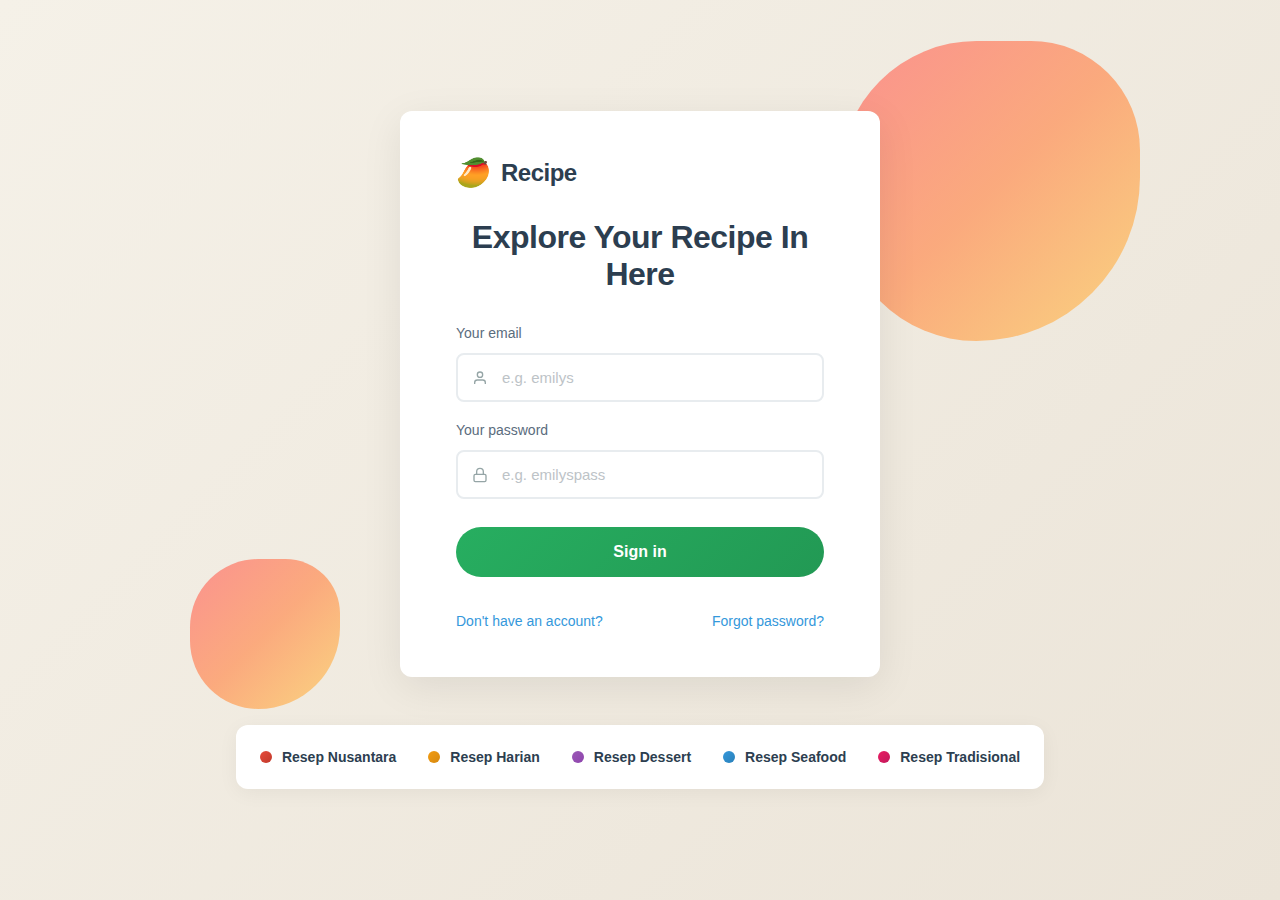
<file: public/index.html>
<!DOCTYPE html>
<html lang="en">
<head>
  <meta charset="UTF-8">
  <meta name="viewport" content="width=device-width, initial-scale=1.0">
  <title>Recipe Collection</title>
  <link rel="stylesheet" href="style.css">
  <link rel="stylesheet" href="https://fonts.googleapis.com/css2?family=Material+Symbols+Outlined" />
</head>
<body>

  <!-- ========== BACKGROUND DECOR ========== -->
  <div class="mango mango-top-right"></div>
  <div class="mango mango-bottom-left"></div>

  <!-- ========== NAVBAR ========== -->
  <nav class="navbar">
    <div class="nav-left">
      <h2>🥭Recipe Collection</h2>
    </div>
    <div class="nav-right">
      <span class="username" id="username-display">Welcome, Guest!</span>
      <button class="darkmode-btn">
        <span class="material-symbols-outlined">dark_mode</span>
      </button>
      <button class="logout-btn">Logout</button>
    </div>
  </nav>

  <!-- ========== HEADER SECTION ========== -->
  <section class="header-section">
    <h1>Your Recipe Collection</h1>
    <p>Explore and cook your most-loved dishes.</p>
  </section>

  <!-- ========== FILTER AREA ========== -->
  <section class="filter-section">
    <div class="filter-left">
      <div class="search-box">
        <input type="text" placeholder="Search recipes..." class="search-input">
        <button class="search-btn">
          <span class="material-symbols-outlined">search</span>
        </button>
      </div>

      <select class="filter-select">
        <option value="all">All Cuisines</option>
        <option>American</option>
        <option>Asian</option>
        <option>Italian</option>
        <option>Mexican</option>
        <option>Mediterranean</option>
        <option>Pakistani</option>
        <option>Japanese</option>
        <option>Korean</option>
        <option>Moroccan</option>
        <option>Greek</option>
        <option>Thai</option>
        <option>Indian</option>
        <option>Turkish</option>
        <option>Lebanese</option>
        <option>Russian</option>
        <option>Brazilian</option>
        <option>Smoothie</option>
      </select>
    </div>
        
    <div class="filter-right">
      <div class="page-info">Showing 0 recipes</div>
    </div>
  </section>

  <!-- ========== RECIPE GRID ========== -->
  <section class="recipe-grid">
    <!-- Akan diisi otomatis oleh app.js -->
  </section>

  <!-- ========== SHOW MORE BUTTON ========== -->
  <div class="show-more-section">
    <button class="show-more-btn">Show More Recipes</button>
  </div>

  <!-- ========== MODAL FOR VIEW FULL RECIPE ========== -->
  <div id="recipe-modal" class="modal">
    <div class="modal-content">
      <span class="close">&times;</span>
      <h2 id="modal-title">Recipe Title</h2>
      <div class="modal-header">
        <img id="modal-image" src="" alt="Recipe Image">
        <div class="info-boxes">
          <div class="info-box">
            <div class="label">PREP TIME</div>
            <div class="value" id="modal-prep-time">-- mins</div>
          </div>
          <div class="info-box">
            <div class="label">COOK TIME</div>
            <div class="value" id="modal-cook-time">-- mins</div>
          </div>
          <div class="info-box">
            <div class="label">SERVINGS</div>
            <div class="value" id="modal-servings">--</div>
          </div>
          <div class="info-box">
            <div class="label">DIFFICULTY</div>
            <div class="value" id="modal-difficulty">--</div>
          </div>
          <div class="info-box">
            <div class="label">CUISINE</div>
            <div class="value" id="modal-cuisine">--</div>
          </div>
          <div class="info-box">
            <div class="label">CALORIES</div>
            <div class="value" id="modal-calories">-- cal/serving</div>
          </div>
        </div>
      </div>
      <div class="rating-section">
        <div id="modal-rating-stars" class="rating-stars">⭐⭐⭐⭐⭐</div>
        <span id="modal-rating-text">(--)</span>
        <span id="modal-review-count">-- reviews</span>
      </div>
      <div class="tags-section">
        <span id="modal-tags"></span>
      </div>
      <div class="modal-body">
        <h3>Ingredients</h3>
        <ul id="modal-ingredients"></ul>
        <h3>Instructions</h3>
        <ol id="modal-instructions"></ol>
      </div>
    </div>
  </div>

  <!-- JS -->
  <script src="app.js"></script>
</body>
</html>
</file>
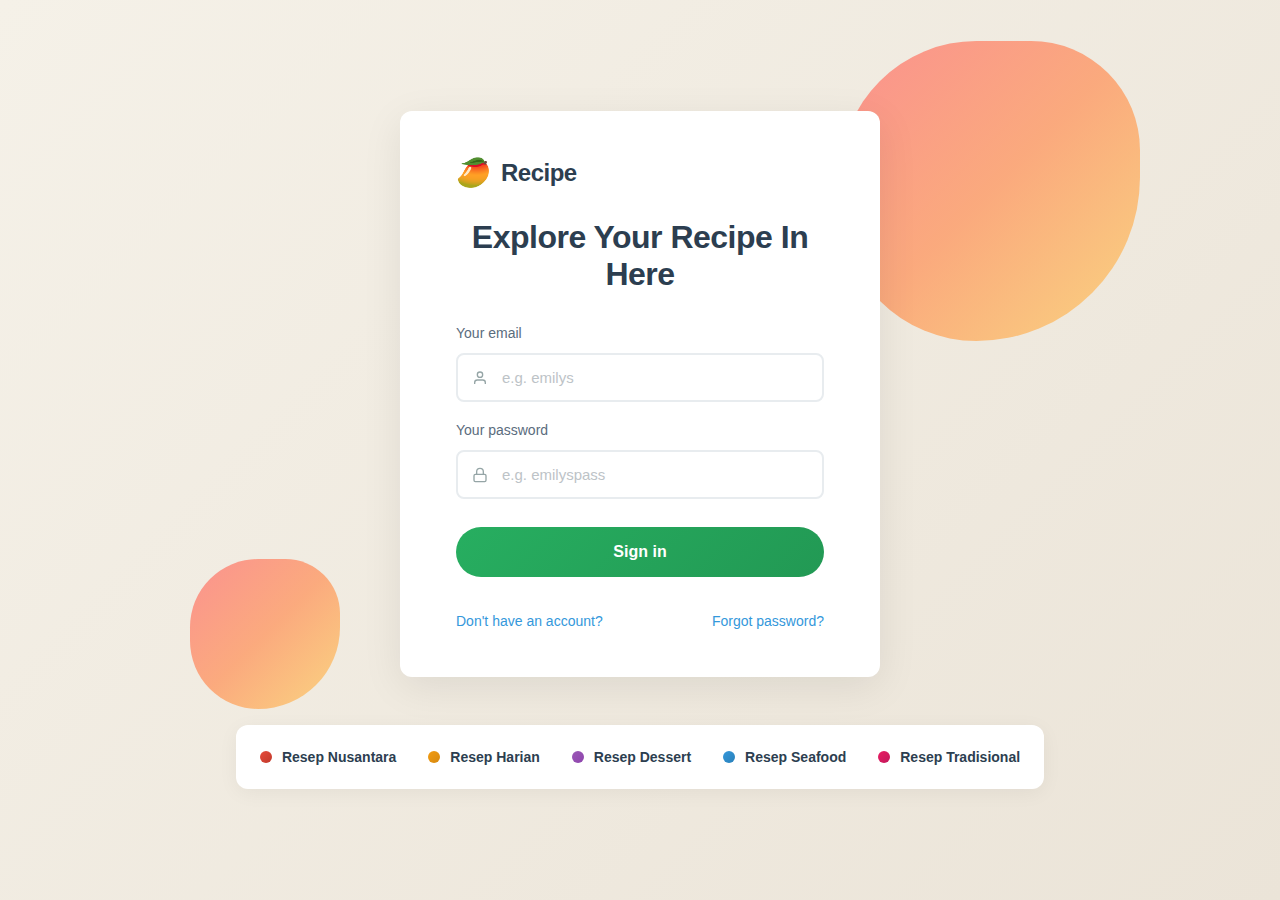
<file: public/login.html>
<!DOCTYPE html>
<html lang="en">
<head>
  <meta charset="UTF-8">
  <meta name="viewport" content="width=device-width, initial-scale=1.0">
  <title>Login - Recipe</title>
  <link rel="stylesheet" href="login.css">
</head>
<body>
  <div class="container">
    <div class="mango mango-top-right"></div>
    <div class="mango mango-bottom-left"></div>
    
    <div class="login-card">
      <div class="logo">
        <span class="logo-icon">🥭</span>
        <span class="logo-text">Recipe</span>
      </div>
      
      <h1 class="title">Explore Your Recipe In Here</h1>
      
      <form id="login-form" class="login-form">
        <div class="form-group">
          <label for="username" class="form-label">Your email</label>
          <div class="input-wrapper">
            <span class="input-icon">
              <svg width="16" height="16" viewBox="0 0 24 24" fill="none" stroke="currentColor" stroke-width="2">
                <path d="M20 21v-2a4 4 0 0 0-4-4H8a4 4 0 0 0-4 4v2"></path>
                <circle cx="12" cy="7" r="4"></circle>
              </svg>
            </span>
            <input 
              type="text" 
              id="username" 
              name="username" 
              class="form-input" 
              placeholder="e.g. emilys"
              required
            >
          </div>
        </div>
        
        <div class="form-group">
          <label for="password" class="form-label">Your password</label>
          <div class="input-wrapper">
            <span class="input-icon">
              <svg width="16" height="16" viewBox="0 0 24 24" fill="none" stroke="currentColor" stroke-width="2">
                <rect x="3" y="11" width="18" height="11" rx="2" ry="2"></rect>
                <path d="M7 11V7a5 5 0 0 1 10 0v4"></path>
              </svg>
            </span>
            <input 
              type="password" 
              id="password" 
              name="password" 
              class="form-input" 
              placeholder="e.g. emilyspass"
              required
            >
          </div>
        </div>
        
        <div id="error-message" class="error-message"></div>
        <div id="success-message" class="success-message"></div>
        
        <button type="submit" id="signin-btn" class="signin-btn">
          <span class="btn-text">Sign in</span>
          <span class="btn-loader"></span>
        </button>
        
        <div class="form-footer">
          <a href="#" class="link">Don't have an account?</a>
          <a href="#" class="link">Forgot password?</a>
        </div>
      </form>
    </div>
    
    <div class="tools-footer">
      <div class="tool-item">
        <span class="tool-icon red"></span>
        <span class="tool-name">Resep Nusantara</span>
      </div>
      <div class="tool-item">
        <span class="tool-icon yellow"></span>
        <span class="tool-name">Resep Harian</span>
      </div>
      <div class="tool-item">
        <span class="tool-icon purple"></span>
        <span class="tool-name">Resep Dessert</span>
      </div>
      <div class="tool-item">
        <span class="tool-icon blue"></span>
        <span class="tool-name">Resep Seafood</span>
      </div>
      <div class="tool-item">
        <span class="tool-icon pink"></span>
        <span class="tool-name">Resep Tradisional</span>
      </div>
    </div>
  </div>
  
  <script src="login.js"></script>
</body>
</html>
</file>
<file: public/style.css>
/* ========== RESET & GLOBAL ========== */
* {
  margin: 0;
  padding: 0;
  box-sizing: border-box;
}

:root {
  --bg-primary: #fcfcfc;
  --bg-secondary: #ffffff;
  --text-primary: #1a1a1a;
  --text-secondary: #555555;
  --border-color: #e8e8e8;
  --card-shadow: 0 4px 20px rgba(0, 0, 0, 0.04);
  --accent: #000000;
  --accent-hover: #333333;
  --rating-color: #f59e0b;
  --success: #10b981;
  --warning: #f59e0b;
  --danger: #ef4444;
  --font-main: 'Inter', -apple-system, BlinkMacSystemFont, 'Segoe UI', sans-serif;
}

/* ===== Dark Mode Variables ===== */
body.dark-mode {
  --bg-primary: #121212;
  --bg-secondary: #1e1e1e;
  --text-primary: #eeeeee;
  --text-secondary: #aaaaaa;
  --border-color: #333333;
  --accent: #ffffff;
  --accent-hover: #cccccc;
  --card-shadow: 0 4px 20px rgba(0, 0, 0, 0.3);
}

body {
  background: linear-gradient(135deg, #f5f1e8 0%, #ebe4d8 100%);
  color: var(--text-primary);
  font-family: var(--font-main);
  line-height: 1.6;
  padding-bottom: 60px;
}

/* ========== NAVBAR ========== */
.navbar {
  display: flex;
  justify-content: space-between;
  background: var(--bg-secondary);
  color: var(--text-primary);
  padding: 14px 20px;
  width: 70%;
  margin: 20px auto;
  z-index: 1000;
  border-radius: 30px;
  backdrop-filter: blur(12px);
  -webkit-backdrop-filter: blur(12px);
  border: 1px solid var(--border-color);
  box-shadow: var(--card-shadow);
}

.nav-left h2 {
  font-weight: 700;
  font-size: 20px;
  margin-left: 10px;
}

.nav-right {
  display: flex;
  align-items: center;
  gap: 20px;
}

.darkmode-btn {
  background: transparent;
  border: none;
  font-size: 20px;
  cursor: pointer;
  color: var(--text-primary);
  transition: color 0.25s ease;
}

.darkmode-btn:hover {
  color: var(--success);
}

.username {
  font-size: 15px;
  color: var(--text-secondary);
}

.logout-btn {
  background: transparent;
  color: var(--text-primary);
  border: 1px solid var(--border-color);
  padding: 8px 16px;
  border-radius: 30px;
  font-size: 14px;
  cursor: pointer;
  transition: all 0.25s ease;
}

.logout-btn:hover {
  background: var(--accent);
  color: white;
  border-color: var(--accent);
}

/* ========== HEADER SECTION ========== */
.header-section {
  text-align: center;
  padding: 60px 5% 40px;
}

.header-section h1 {
  font-size: 32px;
  font-weight: 700;
  margin-bottom: 10px;
  letter-spacing: -0.5px;
}

.header-section p {
  color: var(--text-secondary);
  font-size: 16px;
  max-width: 600px;
  margin: 0 auto;
}

/* ========== FILTER AREA ========== */
.filter-section {
  display: flex;
  justify-content: space-between;
  align-items: center;
  gap: 20px;
  width: 90%;
  max-width: 1200px;
  margin: 0 auto 40px;
  background: var(--bg-secondary);
  padding: 20px;
  border-radius: 16px;
  box-shadow: var(--card-shadow);
  flex-wrap: wrap;
}

.filter-left {
  display: flex;
  align-items: center;
  gap: 16px;
  flex-wrap: wrap;
}

.search-box {
  display: flex;
  align-items: center;
  border: 1px solid var(--border-color);
  border-radius: 12px;
  overflow: hidden;
  background: var(--bg-secondary);
  transition: all 0.2s ease;
}

.search-box input {
  border: none;
  padding: 12px 16px;
  width: 240px;
  font-size: 14px;
  outline: none;
  background: transparent;
  color: var(--text-primary);
}

.search-btn {
  background: none;
  border: none;
  padding: 0 16px;
  font-size: 18px;
  color: var(--text-secondary);
  cursor: pointer;
}

.search-btn:hover {
  color: var(--accent);
}

.filter-select {
  padding: 12px 16px;
  border: 1px solid var(--border-color);
  border-radius: 12px;
  background: var(--bg-secondary);
  font-size: 14px;
  color: var(--text-primary);
  cursor: pointer;
  outline: none;
}

/* ========== RECIPE GRID ========== */
.recipe-grid {
  display: grid;
  grid-template-columns: repeat(auto-fill, minmax(300px, 1fr));
  gap: 28px;
  width: 90%;
  max-width: 1200px;
  margin: 0 auto 50px;
}

.recipe-card {
  background: var(--bg-secondary);
  border-radius: 20px;
  overflow: hidden;
  box-shadow: var(--card-shadow);
  transition: all 0.3s ease;
  display: flex;
  flex-direction: column;
  height: 100%;
  border: 1px solid var(--border-color);
  cursor: pointer;
  z-index: 999;
}

.recipe-card:hover {
  transform: translateY(-8px) scale(1.02);
  box-shadow: 0 12px 32px rgba(0, 0, 0, 0.12);
}

.recipe-card img {
  width: 100%;
  height: 200px;
  object-fit: cover;
  display: block;
  border-bottom: 1px solid var(--border-color);
}

.recipe-info {
  padding: 18px;
  flex: 1;
  display: flex;
  flex-direction: column;
  justify-content: space-between;
  gap: 12px;
}

.recipe-info h3 {
  font-size: 18px;
  font-weight: 700;
  color: var(--text-primary);
  margin-bottom: 6px;
  line-height: 1.4;
}

.recipe-meta {
  display: flex;
  flex-wrap: wrap;
  gap: 10px;
  font-size: 13px;
  color: var(--text-secondary);
}

.recipe-info p {
  font-size: 13.5px;
  color: var(--text-secondary);
  line-height: 1.5;
}

.rating {
  font-size: 14px;
  font-weight: 600;
  color: var(--rating-color);
}

/* Tombol VIEW */
.view-btn {
  width: 100%;
  padding: 12px;
  background: linear-gradient(135deg, #10b981, #059669);
  color: white;
  border: none;
  border-radius: 12px;
  font-size: 14px;
  font-weight: 600;
  cursor: pointer;
  transition: all 0.25s ease;
  margin-top: auto;
}

.view-btn:hover {
  background: linear-gradient(135deg, #059669, #047857);
  transform: translateY(-2px);
}

/* DARK MODE ADAPTATION */
body.dark-mode .recipe-card {
  background: var(--bg-secondary);
  border: 1px solid var(--border-color);
}

body.dark-mode .view-btn {
  background: var(--text-primary);
  color: var(--bg-primary);
}

body.dark-mode .view-btn:hover {
  background: var(--text-secondary);
}

/* ========== SHOW MORE BUTTON ========== */
.show-more-section {
  text-align: center;
  margin-top: 20px;
}

.show-more-btn {
  background: var(--accent);
  color: white;
  border: none;
  padding: 12px 32px;
  border-radius: 12px;
  font-size: 15px;
  font-weight: 600;
  cursor: pointer;
  transition: background 0.25s ease;
}

.show-more-btn:hover {
  background: var(--accent-hover);
}

/* ========== MODAL ========== */
.modal {
  display: none;
  position: fixed;
  top: 0;
  left: 0;
  width: 100%;
  height: 100%;
  background: rgba(0, 0, 0, 0.6);
  backdrop-filter: blur(4px);
  z-index: 2000;
  justify-content: center;
  align-items: center;
  padding: 20px;
}

.modal.show {
  display: flex;
  animation: fadeIn 0.3s ease;
}

.modal-content {
  background: var(--bg-secondary);
  border-radius: 20px;
  max-width: 850px;
  width: 100%;
  max-height: 90vh;
  overflow-y: auto;
  position: relative;
  box-shadow: 0 10px 40px rgba(0, 0, 0, 0.15);
  padding: 30px;
  animation: slideUp 0.3s ease;
  color: var(--text-primary);
}

.close {
  position: absolute;
  top: 15px;
  right: 20px;
  font-size: 24px;
  font-weight: bold;
  cursor: pointer;
  color: var(--text-secondary);
  transition: color 0.2s ease;
}

.close:hover {
  color: var(--text-primary);
}

/* Animasi */
@keyframes fadeIn {
  from {opacity: 0;}
  to {opacity: 1;}
}

@keyframes slideUp {
  from {transform: translateY(20px); opacity: 0;}
  to {transform: translateY(0); opacity: 1;}
}

.modal-content h2 {
  font-size: 26px;
  font-weight: 700;
  margin-bottom: 20px;
  color: var(--text-primary);
}

.modal-header {
  display: flex;
  gap: 24px;
  margin-bottom: 24px;
  flex-wrap: wrap;
}

.modal-header img {
  width: 220px;
  height: 160px;
  object-fit: cover;
  border-radius: 12px;
  flex-shrink: 0;
}

.info-boxes {
  display: grid;
  grid-template-columns: repeat(auto-fit, minmax(110px, 1fr));
  gap: 12px;
  flex: 1;
}

.info-box {
  background: var(--bg-secondary);
  padding: 12px;
  border-radius: 12px;
  text-align: center;
  border: 1px solid var(--border-color);
}

.label {
  font-size: 11px;
  color: var(--text-secondary);
  font-weight: 600;
  text-transform: uppercase;
  letter-spacing: 0.5px;
  margin-bottom: 4px;
}

.value {
  font-size: 15px;
  font-weight: 700;
  color: var(--text-primary);
}

.rating-section {
  display: flex;
  align-items: center;
  gap: 12px;
  margin: 16px 0;
}

.rating-stars {
  color: var(--rating-color);
  font-size: 18px;
}

.tags-section {
  margin: 16px 0;
}

.tags-section span {
  display: inline-block;
  background: #eef2ff;
  color: #4f46e5;
  padding: 4px 10px;
  border-radius: 20px;
  font-size: 12px;
  font-weight: 600;
  margin-right: 8px;
  margin-bottom: 8px;
}

.modal-body h3 {
  font-size: 20px;
  font-weight: 700;
  margin: 24px 0 12px;
  color: var(--text-primary);
  padding-bottom: 6px;
  border-bottom: 1px solid var(--border-color);
}

.modal-body ul,
.modal-body ol {
  padding-left: 24px;
  margin-bottom: 20px;
  color: var(--text-secondary);
}

.modal-body li {
  margin-bottom: 8px;
  line-height: 1.6;
}

/* ========== RESPONSIVE ========== */
@media (max-width: 768px) {
  .recipe-grid {
    grid-template-columns: 1fr;
    padding: 0 20px;
  }

  .filter-section {
    flex-direction: column;
    align-items: stretch;
    padding: 20px;
  }

  .filter-left {
    justify-content: center;
  }

  .search-box input {
    width: 100%;
  }

  .modal-header {
    flex-direction: column;
  }

  .modal-header img {
    width: 100%;
    height: auto;
  }

  .navbar {
    padding: 16px 20px;
  }
}

.mango {
  position: absolute;
  border-radius: 50% 40% 60% 50%;
  background: linear-gradient(135deg, #ff6b6b 0%, #ff8e53 50%, #feca57 100%);
  opacity: 0.7;
  z-index: 0;
}

.mango-top-right {
  width: 300px;
  height: 300px;
  top: -50px;
  right: 100px;
  animation: float 6s ease-in-out infinite;
  z-index: 0;
}

.mango-bottom-left {
  width: 150px;
  height: 150px;
  bottom: 100px;
  left: 150px;
  animation: float 8s ease-in-out infinite reverse;
  z-index: 0;
}

@keyframes float {
  0%, 100% {
    transform: translateY(0px) rotate(0deg);
  }
  50% {
    transform: translateY(-20px) rotate(5deg);
  }
}
</file>
<file: public/login.css>
/* ========== RESET & GLOBAL ========== */
* {
  margin: 0;
  padding: 0;
  box-sizing: border-box;
}

body {
  font-family: 'Segoe UI', Tahoma, Geneva, Verdana, sans-serif;
  background: linear-gradient(135deg, #f5f1e8 0%, #ebe4d8 100%);
  min-height: 100vh;
  display: flex;
  align-items: center;
  justify-content: center;
  position: relative;
  overflow: hidden;
}

/* ========== CONTAINER ========== */
.container {
  width: 100%;
  max-width: 1200px;
  padding: 20px;
  display: flex;
  flex-direction: column;
  align-items: center;
  position: relative;
  z-index: 1;
}

/* ========== MANGO DECORATIONS ========== */
.mango {
  position: absolute;
  border-radius: 50% 40% 60% 50%;
  background: linear-gradient(135deg, #ff6b6b 0%, #ff8e53 50%, #feca57 100%);
  opacity: 0.7;
  z-index: 0;
}

.mango-top-right {
  width: 300px;
  height: 300px;
  top: -50px;
  right: 100px;
  animation: float 6s ease-in-out infinite;
}

.mango-bottom-left {
  width: 150px;
  height: 150px;
  bottom: 100px;
  left: 150px;
  animation: float 8s ease-in-out infinite reverse;
}

@keyframes float {
  0%, 100% {
    transform: translateY(0px) rotate(0deg);
  }
  50% {
    transform: translateY(-20px) rotate(5deg);
  }
}

/* ========== LOGIN CARD ========== */
.login-card {
  background: white;
  border-radius: 12px;
  padding: 48px 56px;
  box-shadow: 0 10px 40px rgba(0, 0, 0, 0.08);
  width: 100%;
  max-width: 480px;
  position: relative;
  z-index: 10;
}

/* ========== LOGO ========== */
.logo {
  display: flex;
  align-items: center;
  gap: 10px;
  margin-bottom: 32px;
}

.logo-icon {
  font-size: 28px;
  line-height: 1;
}

.logo-text {
  font-size: 24px;
  font-weight: 700;
  color: #2c3e50;
  letter-spacing: -0.5px;
}

/* ========== TITLE ========== */
.title {
  font-size: 32px;
  font-weight: 700;
  color: #2c3e50;
  margin-bottom: 32px;
  text-align: center;
  letter-spacing: -0.5px;
}

/* ========== FORM ========== */
.login-form {
  display: flex;
  flex-direction: column;
  gap: 20px;
}

.form-group {
  display: flex;
  flex-direction: column;
  gap: 8px;
}

.form-label {
  font-size: 14px;
  font-weight: 500;
  color: #5a6c7d;
  margin-bottom: 4px;
}

.input-wrapper {
  position: relative;
  display: flex;
  align-items: center;
}

.input-icon {
  position: absolute;
  left: 16px;
  color: #95a5a6;
  display: flex;
  align-items: center;
  pointer-events: none;
}

.form-input {
  width: 100%;
  padding: 14px 16px 14px 44px;
  border: 2px solid #e8ecef;
  border-radius: 8px;
  font-size: 15px;
  color: #2c3e50;
  transition: all 0.3s ease;
  background: white;
}

.form-input::placeholder {
  color: #bdc3c7;
}

.form-input:focus {
  outline: none;
  border-color: #3498db;
  box-shadow: 0 0 0 3px rgba(52, 152, 219, 0.1);
}

/* ========== MESSAGES ========== */
.error-message,
.success-message {
  padding: 12px 16px;
  border-radius: 8px;
  font-size: 14px;
  font-weight: 500;
  display: none;
  animation: slideIn 0.3s ease;
}

.error-message {
  background: #fee;
  color: #c33;
  border: 1px solid #fcc;
}

.success-message {
  background: #efe;
  color: #3c3;
  border: 1px solid #cfc;
}

.error-message.show,
.success-message.show {
  display: block;
}

@keyframes slideIn {
  from {
    opacity: 0;
    transform: translateY(-10px);
  }
  to {
    opacity: 1;
    transform: translateY(0);
  }
}

/* ========== SIGN IN BUTTON ========== */
.signin-btn {
  background: linear-gradient(135deg, #27ae60 0%, #229954 100%);
  color: white;
  border: none;
  border-radius: 50px;
  padding: 16px 32px;
  font-size: 16px;
  font-weight: 700;
  cursor: pointer;
  transition: all 0.3s ease;
  margin-top: 8px;
  position: relative;
  overflow: hidden;
}

.signin-btn:hover {
  background: linear-gradient(135deg, #229954 0%, #1e8449 100%);
  transform: translateY(-2px);
  box-shadow: 0 8px 20px rgba(39, 174, 96, 0.3);
}

.signin-btn:active {
  transform: translateY(0);
}

.signin-btn:disabled {
  background: #95a5a6;
  cursor: not-allowed;
  transform: none;
}

.signin-btn .btn-text {
  display: inline-block;
}

.signin-btn .btn-loader {
  display: none;
  width: 20px;
  height: 20px;
  border: 3px solid rgba(255, 255, 255, 0.3);
  border-top-color: white;
  border-radius: 50%;
  animation: spin 0.8s linear infinite;
}

.signin-btn.loading .btn-text {
  display: none;
}

.signin-btn.loading .btn-loader {
  display: inline-block;
}

@keyframes spin {
  to {
    transform: rotate(360deg);
  }
}

/* ========== FORM FOOTER ========== */
.form-footer {
  display: flex;
  justify-content: space-between;
  margin-top: 16px;
  gap: 16px;
}

.link {
  color: #3498db;
  font-size: 14px;
  font-weight: 500;
  text-decoration: none;
  transition: color 0.3s ease;
}

.link:hover {
  color: #2980b9;
  text-decoration: underline;
}

/* ========== TOOLS FOOTER ========== */
.tools-footer {
  display: flex;
  gap: 32px;
  margin-top: 48px;
  flex-wrap: wrap;
  justify-content: center;
  padding: 24px;
  background: white;
  border-radius: 12px;
  box-shadow: 0 4px 20px rgba(0, 0, 0, 0.05);
}

.tool-item {
  display: flex;
  align-items: center;
  gap: 10px;
}

.tool-icon {
  width: 12px;
  height: 12px;
  border-radius: 50%;
}

.tool-icon.red {
  background: linear-gradient(135deg, #e74c3c, #c0392b);
}

.tool-icon.yellow {
  background: linear-gradient(135deg, #f39c12, #d68910);
}

.tool-icon.purple {
  background: linear-gradient(135deg, #9b59b6, #8e44ad);
}

.tool-icon.blue {
  background: linear-gradient(135deg, #3498db, #2980b9);
}

.tool-icon.pink {
  background: linear-gradient(135deg, #e91e63, #c2185b);
}

.tool-name {
  font-size: 14px;
  font-weight: 600;
  color: #2c3e50;
}

/* ========== RESPONSIVE ========== */
@media (max-width: 768px) {
  .login-card {
    padding: 32px 24px;
  }
  
  .title {
    font-size: 26px;
  }
  
  .mango-top-right {
    width: 200px;
    height: 200px;
    right: -50px;
  }
  
  .mango-bottom-left {
    width: 120px;
    height: 120px;
    left: -30px;
  }
  
  .form-footer {
    flex-direction: column;
    gap: 12px;
    text-align: center;
  }
  
  .tools-footer {
    gap: 20px;
  }
}

@media (max-width: 480px) {
  .container {
    padding: 16px;
  }
  
  .login-card {
    padding: 24px 20px;
  }
  
  .title {
    font-size: 22px;
  }
  
  .logo-text {
    font-size: 20px;
  }
  
  .tools-footer {
    gap: 16px;
    flex-direction: column;
    align-items: flex-start;
  }
}
</file>
